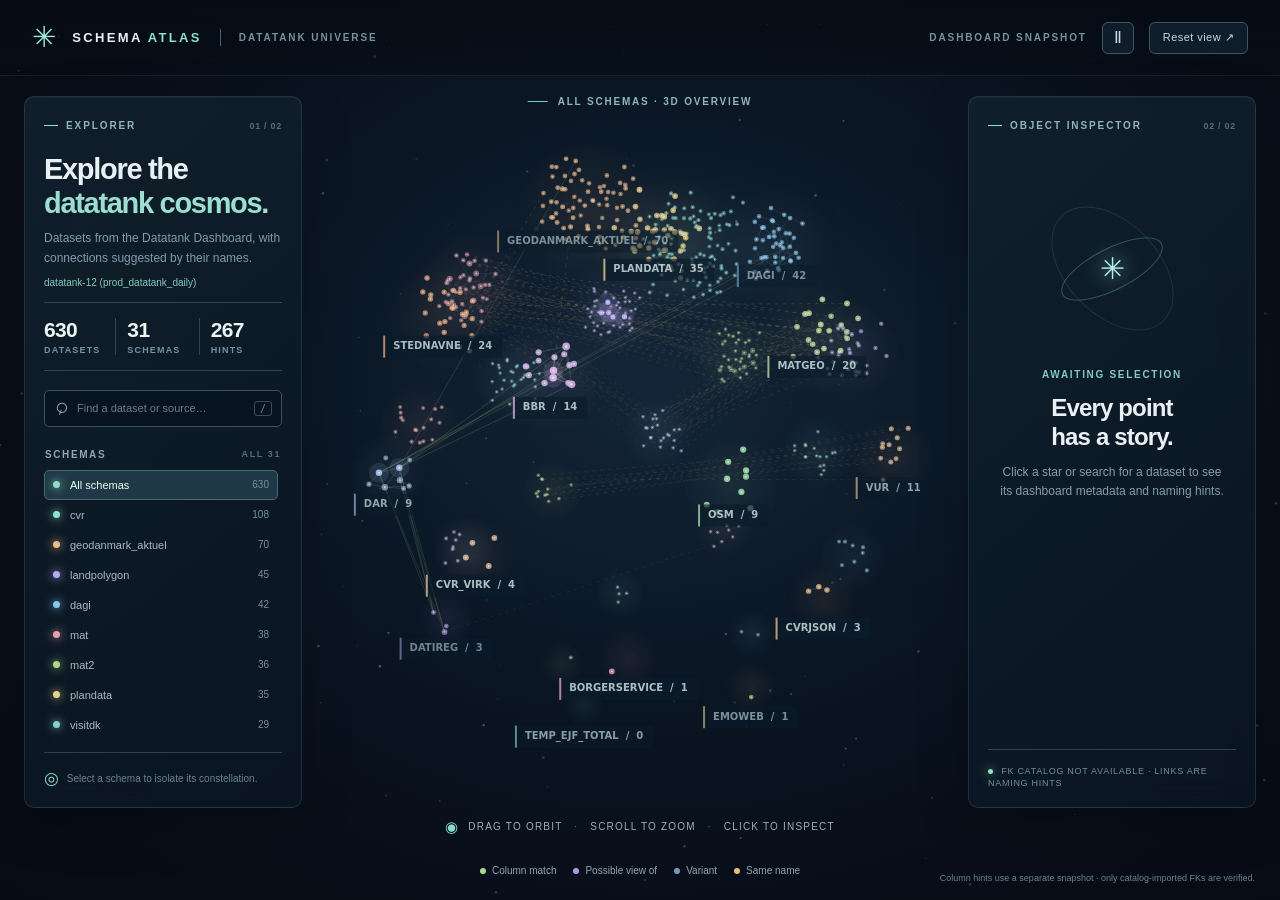
<file: index.html>
<!doctype html>
<html lang="en">
<head>
  <meta charset="utf-8">
  <meta name="viewport" content="width=device-width, initial-scale=1">
  <meta name="theme-color" content="#080e19">
  <title>Schema Atlas — Datatank Universe</title>
  <link rel="stylesheet" href="styles.css">
</head>
<body>
  <canvas id="universe" aria-label="Interactive 3D projection of Datatank datasets and naming hints"></canvas>

  <header class="topbar">
    <div class="brand"><span class="brand-mark">✳</span><span>SCHEMA <strong>ATLAS</strong></span><span class="brand-divider"></span><span class="brand-sub">DATATANK UNIVERSE</span></div>
    <div class="top-actions"><span class="top-caption">DASHBOARD SNAPSHOT</span><button id="motion" class="icon-button" title="Pause rotation" aria-label="Pause rotation">Ⅱ</button><button id="reset" class="small-button">Reset view ↗</button></div>
  </header>

  <aside class="sidebar panel" aria-label="Explore schemas">
    <div class="panel-eyebrow"><span class="eyebrow-line"></span> EXPLORER <span class="eyebrow-index">01 / 02</span></div>
    <h1>Explore the<br><em>datatank cosmos.</em></h1>
    <p class="intro">Datasets from the Datatank Dashboard, with connections suggested by their names.</p><p id="database-name" class="database-name"></p>
    <div class="stats">
      <div><strong id="table-count">—</strong><span>DATASETS</span></div>
      <div><strong id="schema-count">—</strong><span>SCHEMAS</span></div>
      <div><strong id="link-count">—</strong><span>HINTS</span></div>
    </div>
    <label class="search-wrap"><span class="search-icon">⌕</span><input id="search" type="search" placeholder="Find a dataset or source…" autocomplete="off" aria-label="Search datasets and sources"><kbd>/</kbd></label>
    <div id="search-results" class="search-results" hidden></div>
    <div class="list-heading"><span>SCHEMAS</span><span id="schema-list-count">—</span></div>
    <div id="schemas" class="schema-list" role="group" aria-label="Filter by schema"></div>
    <select id="mobile-schema" class="mobile-schema" aria-label="Filter by schema"></select>
    <div class="sidebar-footer"><span class="tiny-orbit">◎</span> Select a schema to isolate its constellation.</div>
  </aside>

  <aside id="inspector" class="inspector panel" aria-label="Selected dataset details">
    <div class="panel-eyebrow"><span class="eyebrow-line"></span> OBJECT INSPECTOR <span class="eyebrow-index">02 / 02</span></div>
    <div id="inspector-body" class="inspector-body">
      <div class="empty-visual"><div class="orbit orbit-one"></div><div class="orbit orbit-two"></div><span>✳</span></div>
      <p class="empty-kicker">AWAITING SELECTION</p>
      <h2>Every point<br>has a story.</h2>
      <p class="empty-copy">Click a star or search for a dataset to see its dashboard metadata and naming hints.</p>
    </div>
    <div class="inspector-footer"><span class="status-dot"></span> <span id="fk-status">FK CATALOG NOT AVAILABLE</span></div>
  </aside>

  <div id="tooltip" class="tooltip" hidden></div>
  <div class="canvas-caption"><span class="caption-rule"></span><span id="caption">ALL SCHEMAS · 3D OVERVIEW</span></div>
  <div class="controls-hint"><span class="mouse-glyph">◉</span> DRAG TO ORBIT <span class="hint-sep">·</span> SCROLL TO ZOOM <span class="hint-sep">·</span> CLICK TO INSPECT</div>
  <div class="legend"><span id="fk-legend" hidden><i class="legend-dot confirmed"></i> Declared FK</span><span><i class="legend-dot column-match"></i> Column match</span><span><i class="legend-dot view"></i> Possible view of</span><span><i class="legend-dot variant"></i> Variant</span><span><i class="legend-dot counterpart"></i> Same name</span></div>
  <div class="disclaimer">Column hints use a separate snapshot · only catalog-imported FKs are verified.</div>

  <script src="data.js"></script>
  <script src="app.js"></script>
</body>
</html>
</file>
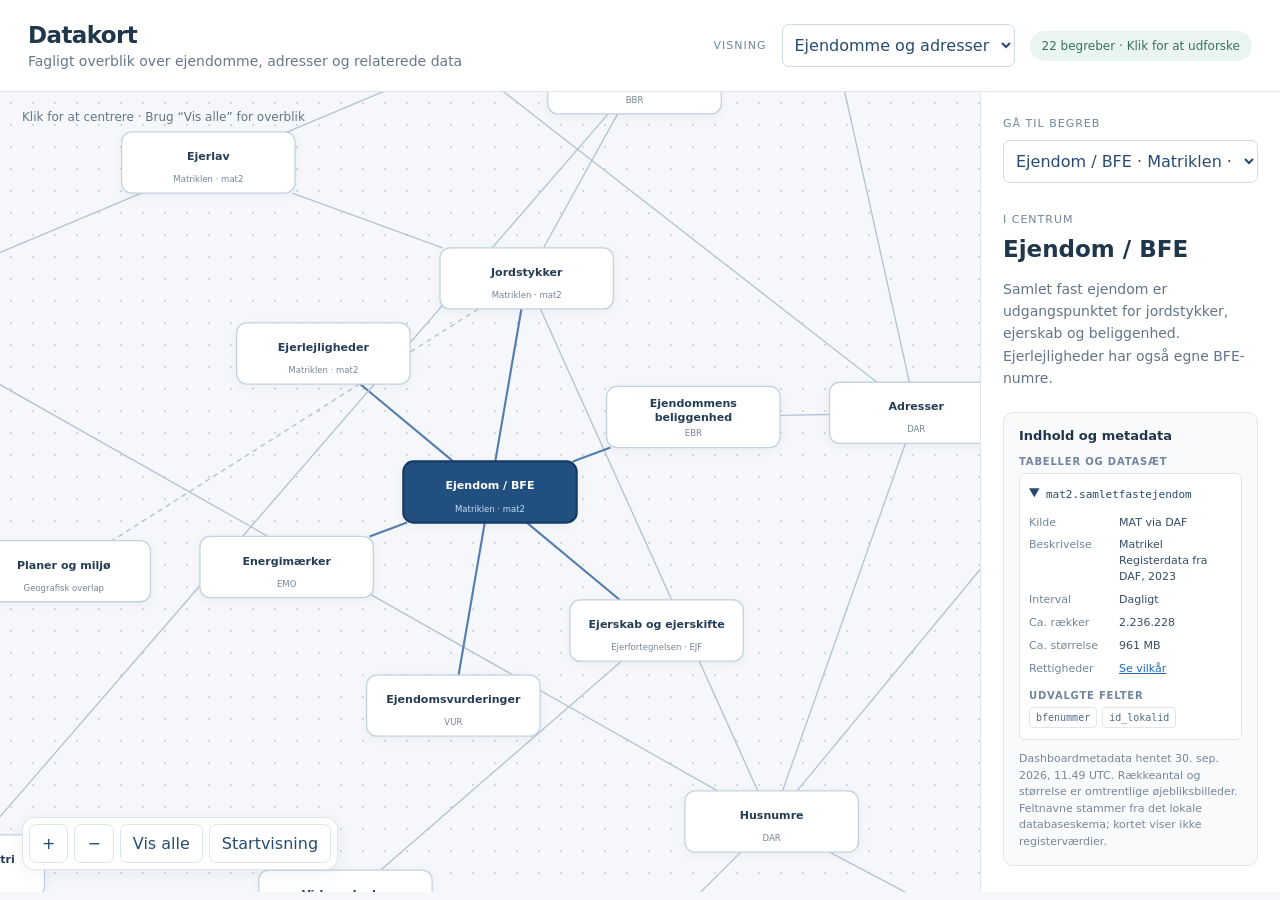
<file: datamodel-app/index.html>
<!doctype html>
<html lang="da">
<head>
  <meta charset="utf-8">
  <meta name="viewport" content="width=device-width, initial-scale=1">
  <title>Datakort · Ejendomme og adresser</title>
  <style>
    :root { color-scheme: light; font-family: system-ui, sans-serif; color: #20364b; background: #f5f7fa; }
    * { box-sizing: border-box; }
    body { margin: 0; }
    header { padding: 22px 28px; background: white; border-bottom: 1px solid #dfe5eb; display: flex; align-items: center; justify-content: space-between; gap: 20px; }
    h1 { margin: 0 0 5px; font-size: 23px; letter-spacing: -.6px; }
    header p { margin: 0; color: #66788a; font-size: 14px; }
    .badge { font-size: 12px; color: #39705c; background: #eaf5ef; padding: 8px 12px; border-radius: 20px; white-space: nowrap; }
    .view-controls { display: flex; align-items: center; gap: 15px; }
    .view-controls label { margin: 0; white-space: nowrap; }
    .view-controls select { width: auto; margin: 0; min-width: 145px; }
    main { display: grid; grid-template-columns: minmax(0, 1fr) 300px; height: calc(100dvh - 100px); min-height: 460px; }
    .map { position: relative; overflow: hidden; background: radial-gradient(circle, #cfd9e4 1px, transparent 1px); background-size: 22px 22px; }
    svg { width: 100%; height: 100%; display: block; touch-action: none; cursor: grab; }
    svg.dragging { cursor: grabbing; }
    .edge { stroke: #b5c4d2; stroke-width: 1.6; fill: none; }
    .edge.active { stroke: #557eac; stroke-width: 2.5; }
    .edge.spatial { stroke-dasharray: 6 5; }
    .node { cursor: pointer; outline: none; }
    .node rect { fill: white; stroke: #c4d2df; stroke-width: 1.5; filter: drop-shadow(0 3px 5px #1e355b0d); }
    .node:hover rect, .node:focus-visible rect { stroke: #1969b8; stroke-width: 3; }
    .node.selected rect { fill: #214f80; stroke: #143b64; stroke-width: 2.5; }
    .node text { fill: #243d55; font-size: 13px; font-weight: 600; pointer-events: none; text-anchor: middle; }
    .node .sub { fill: #758595; font-size: 10px; font-weight: 400; }
    .node.selected text { fill: white; }
    .node.selected .sub { fill: #c7dcef; }
    .toolbar { position: absolute; bottom: 22px; left: 22px; display: flex; gap: 6px; padding: 6px; background: white; border: 1px solid #dce4ec; border-radius: 12px; box-shadow: 0 4px 16px #243d5510; }
    button, select { font: inherit; }
    button { border: 1px solid #dce4ec; background: white; color: #274b70; border-radius: 7px; padding: 9px 12px; cursor: pointer; }
    button:hover { background: #edf4fb; }
    button:focus-visible, select:focus-visible { outline: 3px solid #3986cc; outline-offset: 2px; }
    .hint { position: absolute; top: 18px; left: 22px; font-size: 12px; color: #61768a; pointer-events: none; }
    aside { padding: 25px 22px; background: white; border-left: 1px solid #dfe5eb; overflow: auto; }
    label, .eyebrow { display: block; font-size: 11px; text-transform: uppercase; letter-spacing: 1px; color: #71869b; margin: 0 0 10px; }
    select { width: 100%; padding: 10px 8px; border: 1px solid #cfdae5; border-radius: 7px; background: white; color: #274b70; margin-bottom: 30px; }
    h2 { font-size: 23px; line-height: 1.2; margin: 0 0 10px; }
    #description { color: #62758a; font-size: 14px; line-height: 1.6; }
    .metadata { margin-top: 22px; padding: 15px; border: 1px solid #e1e8ee; border-radius: 10px; background: #f8fafc; }
    .metadata h3 { margin: 0 0 13px; font-size: 13px; }
    .metadata-label { margin: 13px 0 6px; color: #71869b; font-size: 10px; font-weight: 700; letter-spacing: .08em; text-transform: uppercase; }
    .metadata-groups { display: grid; gap: 8px; }
    .metadata-table-detail { border: 1px solid #dfe6ed; border-radius: 6px; background: white; min-width: 0; }
    .metadata-table-detail summary { padding: 9px; color: #274b70; cursor: pointer; overflow-wrap: anywhere; }
    .metadata-table-detail summary code { font: 11px ui-monospace, monospace; }
    .metadata-table-detail summary:focus-visible { outline: 3px solid #3986cc; outline-offset: 2px; }
    .metadata-table-body { padding: 0 9px 11px; }
    .metadata-table-body dl { display: grid; grid-template-columns: 85px minmax(0, 1fr); gap: 7px 5px; margin: 4px 0 12px; font-size: 11px; line-height: 1.45; overflow-wrap: anywhere; }
    .metadata-table-body dt { color: #71869b; }
    .metadata-table-body dd { margin: 0; color: #344d62; }
    .metadata-table-body a { color: #1969b8; }
    .metadata-fields { display: flex; flex-wrap: wrap; gap: 5px; }
    .metadata-unavailable { font-size: 11px; color: #778796; }
    .metadata-field { min-width: 0; max-width: 100%; padding: 4px 6px; border: 1px solid #dfe6ed; border-radius: 4px; background: white; color: #536a7d; font: 10px ui-monospace, monospace; overflow-wrap: anywhere; word-break: break-word; }
    .metadata-note { margin: 11px 0 0; color: #778796; font-size: 11px; line-height: 1.5; }
    h3 { font-size: 13px; margin: 25px 0 12px; }
    #neighbors { display: grid; gap: 8px; }
    #neighbors button { text-align: left; font-size: 13px; }
    #neighbors small { display: block; color: #708295; padding-top: 4px; line-height: 1.4; overflow-wrap: anywhere; }
    .relation-evidence { padding: 0 8px 10px; color: #62758a; font-size: 11px; overflow-wrap: anywhere; }
    .relation-evidence summary { cursor: pointer; }
    .relation-evidence ul, #schema-datasets { padding-left: 18px; line-height: 1.6; }
    #schema-datasets-details { margin-top: 20px; }
    #schema-datasets-details summary { cursor: pointer; font-size: 13px; font-weight: 600; }
    [hidden] { display: none !important; }
    .note { font-size: 12px; color: #778796; line-height: 1.6; border-top: 1px solid #e5eaf0; margin-top: 25px; padding-top: 18px; }
    @media (max-width: 720px) {
      header { padding: 16px; } h1 { font-size: 19px; } .badge { display: none; }
      .view-controls label { display: none; } .view-controls select { min-width: 0; max-width: 125px; padding: 7px 4px; }
      main { display: flex; flex-direction: column; height: auto; }
      .map { height: 65dvh; min-height: 380px; }
      aside { border-left: 0; border-top: 1px solid #dfe5eb; padding: 20px; }
      select { margin-bottom: 20px; } .hint { max-width: 230px; }
    }
  </style>
</head>
<body>
  <header>
    <div><h1>Datakort</h1><p id="map-subtitle">Fagligt overblik over ejendomme, adresser og relaterede data</p></div>
    <div class="view-controls">
      <label for="view-mode">Visning</label>
      <select id="view-mode" aria-label="Vælg visning">
        <option value="elements">Ejendomme og adresser</option>
        <option value="schemas">Databaseskemaer</option>
      </select>
      <span class="badge">22 begreber · Klik for at udforske</span>
    </div>
  </header>
  <main>
    <section class="map" aria-label="Interaktivt relationskort">
      <span class="hint">Klik for at centrere · Brug “Vis alle” for overblik</span>
      <svg aria-label="Datasamlinger og forbindelser">
        <g id="viewport"><g id="edges"></g><g id="nodes"></g></g>
      </svg>
      <div class="toolbar" aria-label="Kortkontrol">
        <button id="zoom-in" aria-label="Zoom ind">+</button>
        <button id="zoom-out" aria-label="Zoom ud">−</button>
        <button id="fit">Vis alle</button>
        <button id="reset">Startvisning</button>
      </div>
    </section>
    <aside>
      <label id="choose-label" for="choose">Gå til begreb</label>
      <select id="choose"></select>
      <p class="eyebrow">I centrum</p>
      <h2 id="title" aria-live="polite"></h2>
      <p id="description"></p>
      <section id="element-metadata" class="metadata" aria-labelledby="metadata-title">
        <h3 id="metadata-title">Indhold og metadata</h3>
        <p class="metadata-label">Tabeller og datasæt</p>
        <div id="metadata-fields" class="metadata-groups"></div>
        <p id="metadata-note" class="metadata-note"></p>
      </section>
      <section id="schema-metadata" hidden>
        <details id="schema-datasets-details">
          <summary id="schema-datasets-count">Datasæt</summary>
          <ul id="schema-datasets"></ul>
        </details>
      </section>
      <h3 id="relations-heading">Direkte forbindelser</h3>
      <div id="neighbors"></div>
      <p id="map-note" class="note"></p>
    </aside>
  </main>
  <script src="../data.js"></script>
  <script src="schema-graph.js"></script>
  <script src="dashboard-metadata.js"></script>
  <script src="app.js"></script>
</body>
</html>
</file>
<file: styles.css>
*{box-sizing:border-box}html,body{margin:0;width:100%;height:100%;overflow:hidden}body{font-family:Inter,ui-sans-serif,-apple-system,BlinkMacSystemFont,"Segoe UI",sans-serif;color:#eaf1f5;background:radial-gradient(ellipse at 51% 42%,#142638 0%,#0b1725 37%,#080e19 72%,#060b14 100%);font-size:13px}button,input,select{font:inherit}button{cursor:pointer}#universe{position:fixed;inset:0;width:100%;height:100%;cursor:grab;touch-action:none}#universe.dragging{cursor:grabbing}.topbar{position:absolute;top:0;left:0;right:0;height:76px;padding:0 32px;display:flex;align-items:center;justify-content:space-between;border-bottom:1px solid rgba(173,209,222,.1);background:linear-gradient(180deg,rgba(6,12,21,.92),rgba(6,12,21,.45));pointer-events:none}.topbar>*{pointer-events:auto}.brand{display:flex;align-items:center;gap:10px;font-size:13px;font-weight:650;letter-spacing:.18em;white-space:nowrap}.brand strong{color:#8be1d0;font-weight:650}.brand-mark{font-size:29px;line-height:1;color:#9fe7db;font-weight:300;margin-right:4px}.brand-divider{width:1px;height:17px;background:#45606e;margin:0 8px}.brand-sub,.top-caption{font-size:10px;letter-spacing:.19em;color:#7692a1;font-weight:600}.top-actions{display:flex;align-items:center;gap:15px}.live-dot,.status-dot{height:6px;width:6px;display:inline-block;border-radius:50%;background:#90e5bf;box-shadow:0 0 11px #72e7bc}.icon-button,.small-button{border:1px solid #3b5764;color:#c8d8dd;background:#152635aa;border-radius:6px;height:32px}.icon-button{width:32px;font-size:16px}.small-button{padding:0 13px;font-size:11px;letter-spacing:.04em}.small-button:hover,.icon-button:hover{background:#244558;border-color:#76bdb6}.panel{border:1px solid rgba(136,183,201,.16);background:linear-gradient(140deg,rgba(17,32,45,.94),rgba(10,21,33,.92));box-shadow:0 16px 50px rgba(0,0,0,.22),inset 0 1px rgba(218,248,255,.04);backdrop-filter:blur(16px);border-radius:10px}.sidebar{position:absolute;top:96px;left:24px;bottom:92px;width:278px;display:flex;flex-direction:column;padding:23px 19px 16px}.panel-eyebrow{color:#91b4bb;letter-spacing:.19em;font-size:10px;font-weight:700;display:flex;gap:8px;align-items:center}.eyebrow-line{width:14px;height:1px;background:#8ce1d2}.eyebrow-index{color:#536c7c;margin-left:auto;font-size:9px;letter-spacing:.08em}.sidebar h1{font-weight:550;line-height:1.16;letter-spacing:-.045em;font-size:29px;margin:22px 0 9px}.sidebar h1 em{font-style:normal;color:#9cdecf}.intro{color:#829baa;font-size:12px;line-height:1.65;margin:0 0 8px}.database-name{color:#80cdbd;font-size:10px;overflow-wrap:anywhere;margin:0 0 14px}.stats{display:flex;border-top:1px solid #304454;border-bottom:1px solid #304454;padding:15px 0;margin-bottom:19px}.stats>div{flex:1;border-right:1px solid #304454;display:flex;flex-direction:column;gap:3px;padding-left:11px}.stats>div:first-child{padding-left:0}.stats>div:last-child{border:0}.stats strong{font-size:21px;font-weight:550;letter-spacing:-.03em;color:#e9f6f3}.stats span{font-size:9px;letter-spacing:.13em;color:#7892a0;font-weight:700}.search-wrap{height:37px;border:1px solid #3b5360;border-radius:5px;display:flex;align-items:center;background:rgba(3,14,24,.47);padding:0 9px;gap:8px;flex-shrink:0}.search-wrap:focus-within{border-color:#80caba}.search-icon{color:#91b3bc;font-size:22px;line-height:1;transform:rotate(-25deg);margin-top:-4px}.search-wrap input{min-width:0;flex:1;border:0;background:transparent;outline:0;color:#e5f5f0;font-size:11px}.search-wrap input::placeholder{color:#667e8b}.search-wrap kbd{border:1px solid #37505b;border-radius:3px;color:#718c96;padding:1px 5px;font-size:10px}.list-heading{display:flex;justify-content:space-between;align-items:center;margin:22px 1px 10px;font-size:10px;letter-spacing:.16em;color:#8fa8b2;font-weight:700}.list-heading span:last-child{color:#557080;font-size:9px}.schema-list{overflow:auto;min-height:0;flex:1;scrollbar-width:thin;scrollbar-color:#355160 transparent;padding-right:4px}.schema-row{display:flex;align-items:center;width:100%;border:1px solid transparent;border-radius:5px;background:transparent;color:#a8bac4;padding:8px 8px;gap:10px;text-align:left;font-size:11px;transition:background .18s,color .18s}.schema-row:hover{background:#223746;color:#f3fbfb}.schema-row.active{background:#1e3945;color:#effbf6;border-color:#426c71}.schema-row .swatch{width:7px;height:7px;border-radius:50%;background:var(--swatch);box-shadow:0 0 10px var(--swatch);flex:none}.schema-row .schema-name{overflow:hidden;text-overflow:ellipsis;white-space:nowrap;flex:1}.schema-row .schema-count{font-size:10px;color:#75909d;font-variant-numeric:tabular-nums}.sidebar-footer{border-top:1px solid #2c4050;padding-top:14px;margin-top:12px;color:#688494;font-size:10px;line-height:1.4;flex:none}.tiny-orbit{font-size:17px;color:#8ddac9;vertical-align:middle;margin-right:5px}.mobile-schema{display:none}.search-results{max-height:174px;overflow:auto;flex:none;background:#0b1c29;border:1px solid #43606b;border-top:0;border-radius:0 0 5px 5px;scrollbar-width:thin;scrollbar-color:#355160 transparent}.search-result{border:0;border-bottom:1px solid #293f4a;background:transparent;color:#d3e3e5;display:block;width:100%;padding:9px 10px;text-align:left;font-size:11px;cursor:pointer}.search-result:hover{background:#23414d}.search-result small{display:block;color:#809eaa;margin-top:2px;font-size:9px}.search-result em{color:#8eb3b9;font-style:normal}.no-results{padding:12px;color:#849da8;font-size:11px}.inspector{position:absolute;top:96px;right:24px;bottom:92px;width:288px;display:flex;flex-direction:column;padding:23px 19px 0}.inspector-body{overflow:auto;flex:1;min-height:0;scrollbar-width:thin;scrollbar-color:#355160 transparent}.empty-visual{width:147px;height:147px;margin:64px auto 27px;display:grid;place-items:center;position:relative;color:#b1ede4;font-size:30px;text-shadow:0 0 21px #79ddcf}.orbit{position:absolute;border:1px solid rgba(132,212,211,.32);border-radius:50%;transform:rotate(-27deg)}.orbit-one{width:112px;height:42px}.orbit-two{width:147px;height:93px;transform:rotate(46deg);border-color:rgba(132,212,211,.13)}.empty-kicker{color:#80cdbd;letter-spacing:.17em;font-size:10px;font-weight:700;text-align:center;margin:0 0 13px}.inspector h2{font-size:24px;line-height:1.22;letter-spacing:-.035em;font-weight:550;margin:0 0 11px;text-align:center}.empty-copy{font-size:12px;color:#849eab;text-align:center;line-height:1.65;margin:0 8px}.inspector-footer{border-top:1px solid #2d4352;margin-top:auto;padding:15px 0 17px;color:#71909c;font-size:9px;letter-spacing:.08em;line-height:1.4}.inspector-footer .status-dot{width:5px;height:5px;margin-right:5px}.detail-schema{font-size:10px;letter-spacing:.14em;color:var(--accent);margin:28px 0 7px;text-transform:uppercase}.detail-title{font-size:23px;line-height:1.18;letter-spacing:-.04em;overflow-wrap:anywhere;font-weight:560;margin:0 0 14px}.detail-badges{display:flex;gap:6px;flex-wrap:wrap;margin-bottom:22px}.detail-badge{border:1px solid #395665;background:#1a303f;border-radius:4px;padding:5px 7px;color:#a9c5cd;font-size:9px;letter-spacing:.08em;text-transform:uppercase}.detail-badge.kind{border-color:var(--accent);color:var(--accent)}.detail-heading{border-top:1px solid #334958;padding-top:16px;margin:0 0 10px;font-size:10px;letter-spacing:.15em;color:#97aeba;font-weight:700;display:flex;justify-content:space-between}.detail-heading span{color:#6f8e9c}.metadata-list{margin:0 0 20px;font-size:11px;line-height:1.5;overflow-wrap:anywhere}.metadata-list dt{color:#80cdbd;margin-top:12px;font-size:10px;text-transform:uppercase;letter-spacing:.07em}.metadata-list dd{color:#bacbd1;margin:3px 0 0;white-space:pre-line}.metadata-list a{color:#91dccc;overflow-wrap:anywhere}.column-list{list-style:none;margin:0 0 16px;padding:0}.column-list li{border-bottom:1px solid rgba(109,149,163,.15);padding:7px 0;overflow-wrap:anywhere}.column-list li[hidden]{display:none}.column-list strong{display:block;font-size:11px;font-weight:600;color:#d5e7e5}.column-list small{display:block;font-size:10px;color:#829fac;margin-top:3px}.column-hint{background:transparent;border:0;padding:4px 0 0;color:#b0d58f;text-align:left;font-size:10px}.column-hint:hover{color:#e2f8cc}.show-more{display:block;width:100%;background:transparent;color:#87cabd;border:0;text-align:left;padding:11px 0 15px;font-size:9px;letter-spacing:.12em;cursor:pointer}.show-more:hover{color:#cbfbeb}.relation-row{display:block;width:100%;border:0;border-bottom:1px solid rgba(109,149,163,.15);padding:8px 0;background:transparent;color:#d5e7e5;text-align:left;cursor:pointer;font-size:11px;overflow-wrap:anywhere}.relation-row:hover{color:#8de4d2}.relation-row small{display:block;color:#829fac;margin-top:4px;font-size:10px}.relation-row small i{display:inline-block;width:5px;height:5px;border-radius:50%;background:var(--rel-color);margin-right:5px}.relation-none{font-size:11px;color:#829baa;line-height:1.5}.tooltip{position:fixed;pointer-events:none;z-index:20;background:#142b39;border:1px solid #6caca8;box-shadow:0 12px 35px #0009;border-radius:5px;padding:8px 10px;color:#ecf8f4;font-size:11px;max-width:250px;overflow-wrap:anywhere}.tooltip small{display:block;color:#8ab5b7;margin-top:3px}.canvas-caption{position:absolute;top:96px;left:50%;transform:translateX(-50%);white-space:nowrap;color:#8eb7bc;font-size:10px;letter-spacing:.18em;font-weight:700;display:flex;align-items:center;gap:10px;pointer-events:none}.caption-rule{width:20px;height:1px;background:#76cfbd}.controls-hint{position:absolute;bottom:64px;left:50%;transform:translateX(-50%);font-size:10px;letter-spacing:.12em;color:#9aafb9;white-space:nowrap;pointer-events:none}.mouse-glyph{font-size:15px;color:#89dbca;vertical-align:middle;margin-right:5px}.hint-sep{color:#50727f;margin:0 8px}.legend{position:absolute;bottom:24px;left:50%;transform:translateX(-50%);display:flex;gap:17px;white-space:nowrap;font-size:10px;color:#90a6b1;pointer-events:none}.legend span{display:flex;align-items:center;gap:6px}.legend [hidden]{display:none}.legend-dot{width:6px;height:6px;border-radius:50%;display:inline-block}.confirmed{background:#7bded0;box-shadow:0 0 8px #7bded0}.ref{background:#7bded0}.column-match{background:#b0d58f}.view{background:#a79cf3}.variant{background:#7799af}.counterpart{background:#e8bc7c}.disclaimer{position:absolute;bottom:17px;right:25px;color:#69818e;font-size:9px;pointer-events:none}
@media(max-height:700px) and (min-width:651px){.sidebar,.inspector{top:82px;bottom:64px}.sidebar h1{font-size:23px;margin:10px 0 6px}.sidebar .intro,.sidebar .database-name{display:none}.sidebar .stats{padding:9px 0;margin:10px 0}.sidebar .stats strong{font-size:18px}.sidebar .list-heading{margin:11px 1px 5px}.sidebar .schema-row{padding:6px 8px}.sidebar .sidebar-footer{display:none}.inspector .empty-visual{margin:22px auto 10px;height:103px}.inspector .empty-copy{margin-bottom:15px}.canvas-caption{top:85px}.controls-hint{bottom:48px}}@media(max-width:1150px){.sidebar{width:244px;left:14px}.inspector{width:250px;right:14px}.sidebar h1{font-size:26px}.disclaimer{display:none}}@media(max-width:850px){.inspector{top:auto;bottom:80px;height:270px;right:14px;width:244px}.empty-visual{margin:8px auto 0;width:65px;height:65px}.orbit-one{width:55px;height:20px}.orbit-two{width:75px;height:45px}.empty-kicker{margin-bottom:6px}.empty-copy{font-size:11px}.inspector h2{font-size:19px}.inspector-footer{display:none}.sidebar{bottom:80px}.legend{bottom:18px}.controls-hint{bottom:42px}.canvas-caption{top:86px}}@media(max-width:650px){.topbar{height:62px;padding:0 15px}.brand{font-size:11px;gap:5px}.brand-mark{font-size:23px}.brand-divider,.brand-sub,.top-caption,.live-dot{display:none}.top-actions{gap:6px}.small-button{padding:0 8px}.sidebar{top:74px;left:10px;right:10px;bottom:auto;width:auto;height:auto;padding:11px 13px}.sidebar h1,.sidebar .intro,.sidebar .database-name,.sidebar .stats,.sidebar .list-heading,.sidebar .schema-list,.sidebar .sidebar-footer{display:none}.sidebar .panel-eyebrow{margin-bottom:8px}.search-wrap{height:33px}.mobile-schema{display:block;width:100%;margin-top:8px;background:#142a37;color:#cfebe5;border:1px solid #3b5964;border-radius:4px;padding:6px;font-size:11px}.search-results{max-height:120px}.inspector{display:none}.inspector.has-selection{display:flex;top:auto;bottom:58px;left:10px;right:10px;width:auto;height:214px;padding:12px 14px 0}.inspector .panel-eyebrow{display:none}.detail-schema{margin:4px 0}.detail-title{font-size:17px;margin-bottom:7px}.detail-badges{margin-bottom:9px}.detail-heading{padding-top:9px;margin-bottom:5px}.column-list li{padding:4px 0}.canvas-caption{top:193px;font-size:9px}.controls-hint{bottom:38px;font-size:8px}.legend{bottom:13px;gap:10px;font-size:8px}}
</file>
